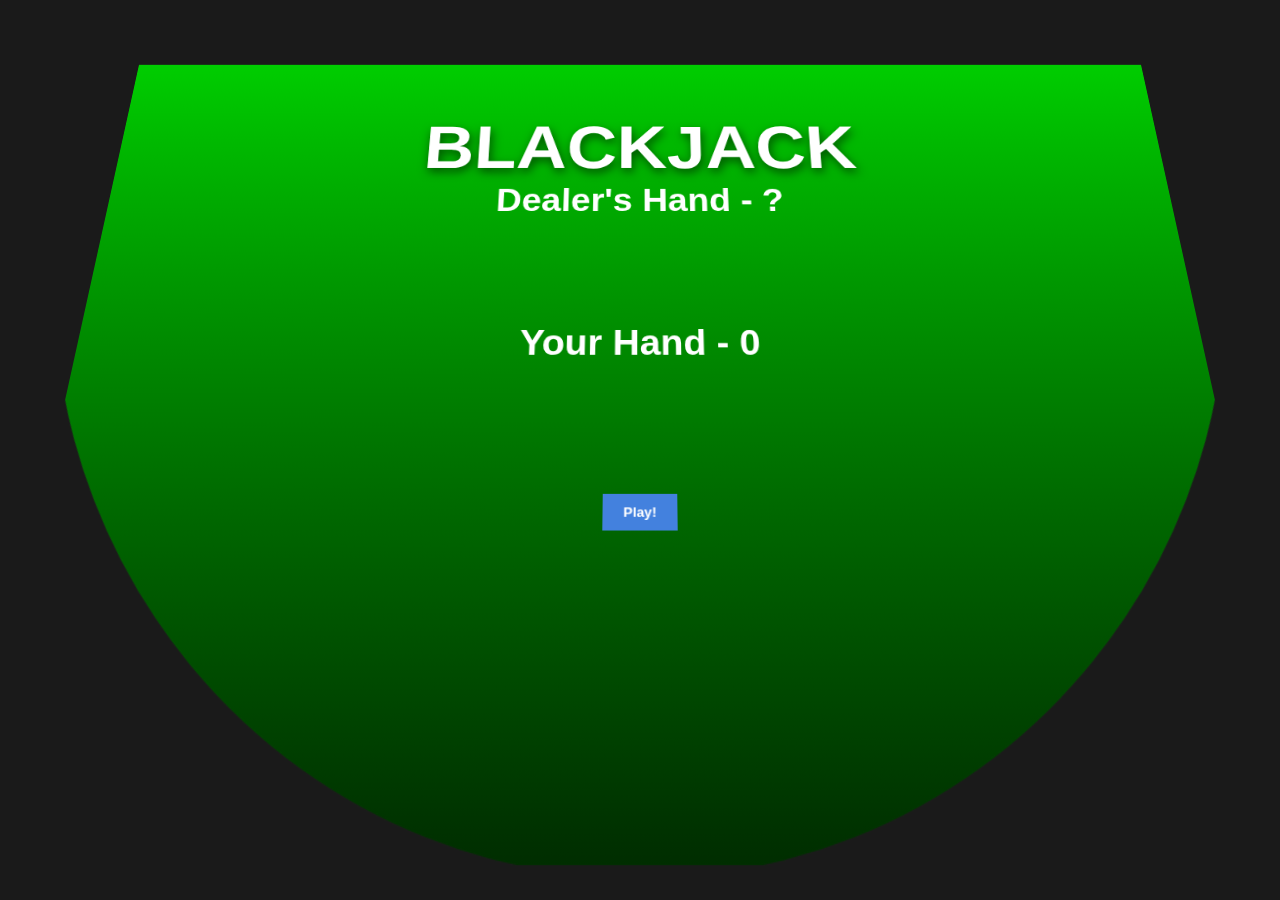
<file: index.html>
<!DOCTYPE html>
<html lang="en">
  <head>
    <meta charset="UTF-8" />
    <meta name="viewport" content="width=device-width, initial-scale=1.0" />
    <link rel="stylesheet" href="style.css" />
    <script src="script.js"></script>
    <title>BlackJack</title>
  </head>
  <body> 
    <div class="container">
      <div class="blackjack-table">
        <div class="table-overlay">
          <h1>BLACKJACK</h1>
          <div id="deal-data">
            <span id="deal-stand">STAND</span>
            Dealer's Hand - <span id="deal-points">?</span>
           <!-- (A2) DEALER'S CARDS -->
    <div id="deal-cards"></div>
            <div id="play-data">
              <span id="play-stand">STAND</span>
              Your Hand - <span id="play-points">0</span>
            </div>
      <!-- (B2) PLAYER'S CARDS -->
    <div id="play-cards"></div>
     <!-- (C) PLAY! -->
     <div id="play-control">
      <!-- (C1) START -->
      <input type="button" id="playc-start" value="Play!"/>

      <!-- (C2) HIT OR STAND -->
      <input type="button" id="playc-hit" value="Hit"/>
      <input type="button" id="playc-stand" value="Stand"/>
    </div>
   
        </div>
         </div>
      </div>
      <div class="controls"></div>
    </div>
    

  
  </body>
</html>
</file>
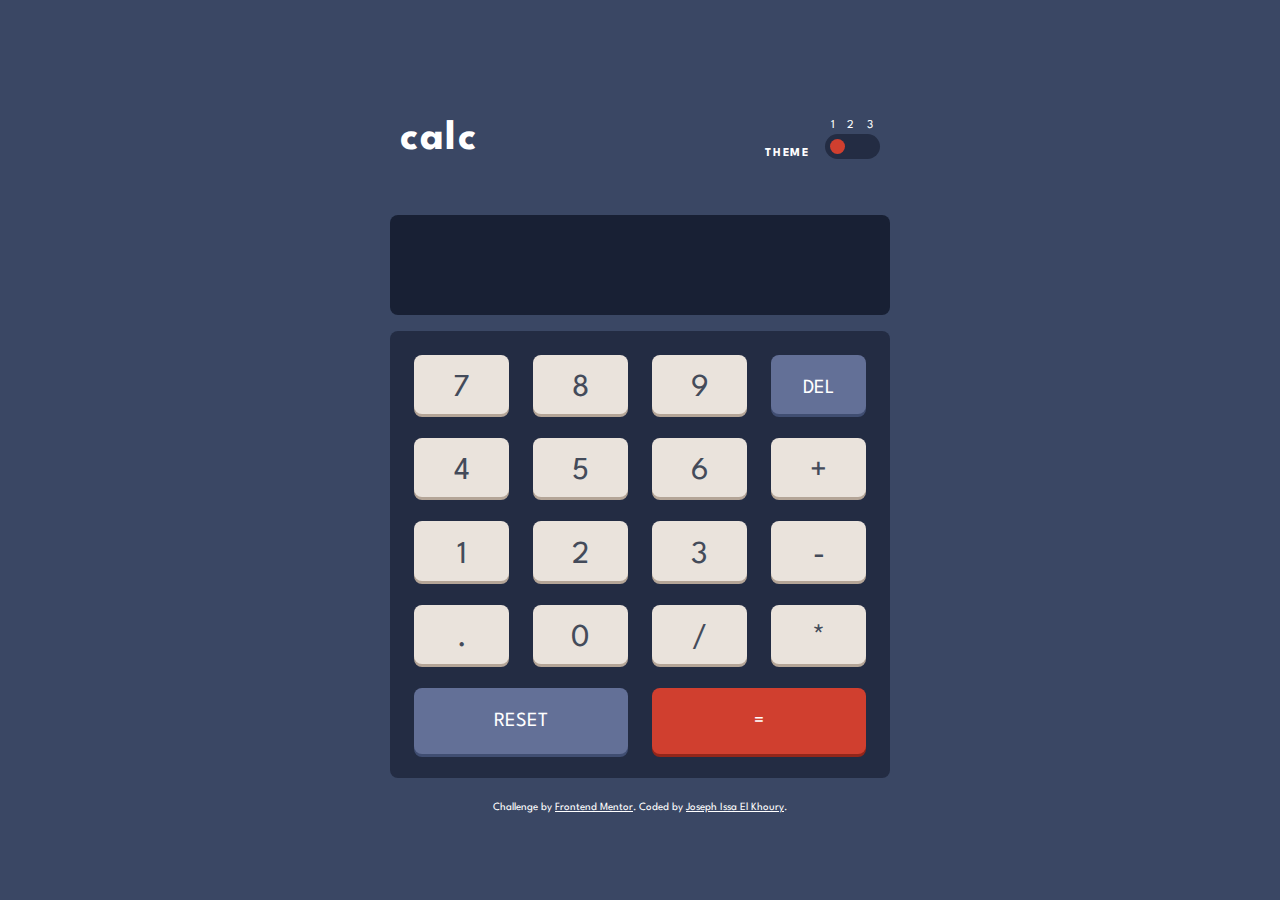
<file: calculator-app/index.html>
<!DOCTYPE html>
<html lang="en">
<head>
  <meta charset="UTF-8">
  <meta name="viewport" content="width=device-width, initial-scale=1.0"> <!-- displays site properly based on user's device -->

  <link rel="icon" type="image/png" sizes="32x32" href="./images/favicon-32x32.png">
  <link rel="stylesheet" href="./style.css">
  
  <title>Frontend Mentor | Calculator app</title>

</head>
<body data-theme="one">
  <header>
    <div class="logo-section"><h2>calc</h2></div>
    <div class="theme-section">
      <div class="theme-title">
        <h4>theme</h4>
      </div>
      <div class="theme">
        <div class="theme-numbers">
          <p id="1">1</p><p id="2">2</p><p id="3">3</p>
        </div>
        <div class="tri-state-toggle">
          <input class="toggle" type="radio" name="toggle" id="one" aria-labelledby="1"/>
          <input class="toggle" type="radio" name="toggle" id="two" aria-labelledby="2"/>
          <input class="toggle" type="radio" name="toggle" id="three" aria-labelledby="3"/>
        </div>
      </div>
    </div>
  </header>

  <main>
    <div class="display-section">
      <div class="display-screen"></div>
    </d>
    <div class="calculator-section">
      <div class="calculator-screen">
        <button class="button number">7</button>
        <button class="button number">8</button>
        <button class="button number">9</button>
        <button class="button del">del</button>
        <button class="button number">4</button>
        <button class="button number">5</button>
        <button class="button number">6</button>
        <button class="button operator">+</button>
        <button class="button number">1</button>
        <button class="button number">2</button>
        <button class="button number">3</button>
        <button class="button operator">-</button>
        <button class="button number">.</button>
        <button class="button number">0</button>
        <button class="button operator">/</button>
        <button class="button operator">*</button>
        <button class="button reset">reset</button>
        <button class="button equal">=</button>
      </div>
    </div>
  </main>
  
  <footer class="attribution">
    Challenge by <a href="https://www.frontendmentor.io?ref=challenge" target="_blank">Frontend Mentor</a>. 
    Coded by <a href="https://github.com/jojo1242?tab=repositories">Joseph Issa El Khoury</a>.
  </footer>
  <script src="./script.js"></script>
</body>
</html>
</file>
<file: style.css>
* {
    margin: 0;
    border: 0;
    padding: 0;
    box-sizing: border-box;
    font-family: arial, sans-serif;
  }
  body {
    background: rgb(26, 26, 26);
  }

  #deal-data, #play-data, #deal-cards, #play-cards, #play-control { padding: 0px; }
#deal-data, #play-data { font-weight: 700; }
#deal-cards, #play-cards { min-height: 120px; }



#deal-stand, #play-stand {
  display: none; padding: 5px;
  color: #fff; background: #ab2323;
}
#deal-stand.stood, #play-stand.stood { display: inline-block; }
  .container {
    height: 90vh;
    perspective: 700px;
  }
  #deal-cards, #play-cards {
    display: flex;
    flex-wrap: wrap;
    color:black;
  }
  .bj-card {
    display: flex;
    position:relative;
    transform-style: preserve-3d;
    align-items: center; justify-content: center;
    margin: 0px;
    width: 100px; height: 150px;
    top: 0;
    bottom: 0;
    right: 0;
    left: 0;
    font-size: 1.1em;
    text-align: center;
    background: rgb(185, 12, 162);
    transition: transform 1s, box-shadow 1s;
    box-shadow: 1px 2px 2px rgba(0, 0, 0, 0.75);
    margin-left:13rem;
    backface-visibility: visible;
    
    transform: rotateY(0deg) scale(1);
  }
  .card {
  
    transform: rotateY(0deg) scale(1);
  }
  #deal-first .front { display: none; }
#deal-first.show .back { display: none; }
#deal-first.show .front { display: block; }

/* (C) PLAY CONTROLS */
#play-control input {
  cursor: pointer;
  font-weight: 700;
  padding: 10px 20px;
  border: 0;
  color: #fff;
  background: #4381de;
}
#playc-hit, #playc-stand { display: none; }
#play-control.started #playc-start { display: none; }
#play-control.started #playc-hit, #play-control.started #playc-stand { display: inline-block; }


  .blackjack-table {
    position: relative;
    clip-path: ellipse(55% 80vh at 50% 100px);
    transform: rotateX(15deg);
    overflow: hidden;
    background: linear-gradient(to top, rgb(0, 45, 0), rgb(0, 205, 0));
    height: 100%;
    width: 90vw;
    margin: 0 auto;
    
  }
  .table-overlay {
    color: #fff;
    width: 100%;
    height: 100%;
    position: absolute;
    text-align: center;
    padding-top: 4rem;
    font-size: 3vw;
  }
  .table-overlay h1 {
    text-shadow: 2px 5px 12px rgba(0, 0, 0, .55);
  }
</file>
<file: calculator-app/style.css>
@import url('https://fonts.googleapis.com/css2?family=League+Spartan:wght@700&display=swap');

body[data-theme="one"] {
    --mainbackground: hsl(222, 26%, 31%);
    --toggle-background: hsl(223, 31%, 20%);
    --screen-background: hsl(224, 36%, 15%);
    --key-reset-del: hsl(225, 21%, 49%);
    --key-reset-del-shadow: hsl(224, 28%, 35%);
    --hover-key-reset-del: hsl(224, 27%, 60%);
  
    --toggle-circle: hsl(6, 63%, 50%);
    --hover-toggle-circle: hsl(6, 55%, 57%);
    --key-equal: hsl(6, 63%, 50%);
    --key-equal-shadow: hsl(6, 70%, 34%);
    --hover-key-equal: hsl(6, 55%, 57%);
  
    --keypad-background: hsl(223, 31%, 20%);
    --key-background: hsl(30, 25%, 89%);
    --key-shadow: hsl(28, 16%, 65%);
    --hover-key-background: White;
  
    --text-btn: hsl(221, 14%, 31%);
    --text-reset-del: White;
    --text-equal: White;
    --text-main: White;
}
body[data-theme="two"] {
    --mainbackground: hsl(0, 0%, 90%);
    --toggle-background: hsl(0, 5%, 81%);
    --screen-background: hsl(0, 0%, 93%);
    --key-reset-del: rgb(26, 161, 158);
    --key-reset-del-shadow: hsl(185, 58%, 25%);
    --hover-key-reset-del: rgb(67, 191, 189);

    --toggle-circle: hsl(25, 98%, 40%);
    --hover-toggle-circle: hsl(25, 91%, 58%);
    --key-equal: hsl(25, 98%, 40%);
    --key-equal-shadow: hsl(25, 99%, 27%);
    --hover-key-equal: hsl(25, 91%, 58%);

    --keypad-background: hsl(0, 5%, 81%);
    --key-background: hsl(30, 25%, 89%);
    --key-shadow: hsl(28, 16%, 65%);
    --hover-key-background: White;

    --text-reset-del: White;
    --text-equal: White;
    --text-main: hsl(198, 20%, 13%);

}
body[data-theme="three"] {
    --mainbackground: hsl(268, 75%, 9%);
    --toggle-background: hsl(268, 71%, 12%);
    --screen-background: hsl(268, 71%, 12%);
    --key-reset-del: hsl(281, 89%, 26%);
    --key-reset-del-shadow: hsl(290, 70%, 36%);
    --hover-key-reset-del: hsl(281, 59%, 49%);
  
    --toggle-circle: hsl(176, 100%, 44%);
    --hover-toggle-circle: hsl(176, 100%, 68%);
    --key-equal: hsl(176, 100%, 44%);
    --key-equal-shadow: hsl(177, 92%, 70%);
    --hover-key-equal: hsl(176, 100%, 68%);
  
    --keypad-background: hsl(268, 71%, 12%);
    --key-background: hsl(268, 47%, 21%);
    --hover-key-background: hsl(267, 41%, 42%);
    --key-shadow: hsl(281, 89%, 26%);

    --text-reset-del: White;
    --text-equal: hsl(198, 20%, 13%);
    --text-main: hsl(52, 100%, 62%);
}


*{
    margin: 0;
    padding: 0;
    box-sizing: border-box;
}
body{
    font-family: 'League Spartan', sans-serif;
    flex-direction: column;
    justify-content: space-between;
    height: 100vh;
    width: 100vw;
    position: relative;
    background-color: var(--mainbackground);
    color: var(--text-main);
}

header{
    justify-content: space-between;
    align-items: center;
    padding: 2rem 1.5rem;
    font-size: 28px;
    letter-spacing: 0.1rem;
}
body, header, .theme-section, .theme-numbers, .theme, .tri-state-toggle{
    display: flex;
}

.theme{
    flex-direction: column;
    align-items: center;
}
.theme-section{
    align-items: flex-end;
}
.theme-title{
    text-transform: uppercase;
    font-size: 12px;
    margin-right: 1rem;
}
.theme-numbers{
    align-items: center;
    justify-content: space-around;
    width: 100%;
    font-size: 12px;
    margin-bottom: 0.2rem;
}

input {
    height: 15px;
    width: 15px;
    appearance: none;
    background-color: var(--toggle-circle);
    border-radius: 50%;
    opacity: 0;
}
input:hover {
    cursor: pointer;
    background-color: var(--hover-toggle-circle);
}
.tri-state-toggle {
    justify-content: center;
    border: none;
    border-radius: 50px;
    background-color: var(--toggle-background);
    padding: 0.3rem;
}
#one {
  opacity: 1;
}

main{
    padding: 1.5rem;
}
.display-section > .display-screen{
    background-color: var(--screen-background);
    font-weight: 700;
    font-size: 36px;
    padding: 2rem 1.5rem;
    text-align: right;
    margin-bottom: 1rem;
    border-radius: 0.5rem;
    height: 100px;
}
.calculator-section{
    padding: 1.5rem;
    background-color: var(--keypad-background);
    border-radius: 0.5rem;
}
.calculator-section > .calculator-screen{
    display: grid;
    grid-template-columns: repeat(4 , 1fr);
    gap: 0.8rem;
}

button{
    font-family: 'League Spartan', sans-serif;
    padding: 1.2rem 0.5rem 0.7rem 0.5rem;
    text-transform: uppercase;
    font-size: 32px;
    color: var(--text-btn);
    border-radius: 0.5rem;
    border: none;
}
.number, .operator{
    background-color: var(--key-background);
    box-shadow: 0px 3px var(--key-shadow);
}
.number:hover, .operator:hover{
    cursor: pointer;
    background-color: var(--hover-key-background);
}
.reset, .del{
    color: var(--text-reset-del);
    background-color: var(--key-reset-del);
    box-shadow: 0px 3px var(--key-reset-del-shadow);
    font-size: 20px;
}
.reset:hover, .del:hover{
    cursor: pointer;
    background-color: var(--hover-key-reset-del);
}
.reset, .equal{
    padding: 1.5rem;
}
.reset{
    grid-area: 5 / 1 / 6 / 3;
}
.equal{
    grid-area: 5 / 3 / 6 / 5; 
    color: var(--text-equal);
    background-color: var(--key-equal);
    box-shadow: 0px 3px var(--key-equal-shadow);
    font-size: 20px;
}
.equal:hover{
    cursor: pointer;
    background-color: var(--hover-key-equal);
}
.attribution { 
    font-size: 11px; 
    text-align: center; 
    color: var(--text-main)
}
.attribution a { 
    color: var(--text-main)
}

@media screen and (min-width: 600px) {
    body{
        justify-content: center;
        align-items: center;
        width:auto;
    }
    .logo-section{
        margin-right: 18rem;
    }
    button{
        padding: 1.2rem 2rem 0.7rem 2rem;
    }
    .calculator-section > .calculator-screen {
        gap: 1.5rem;
    }
}
</file>
